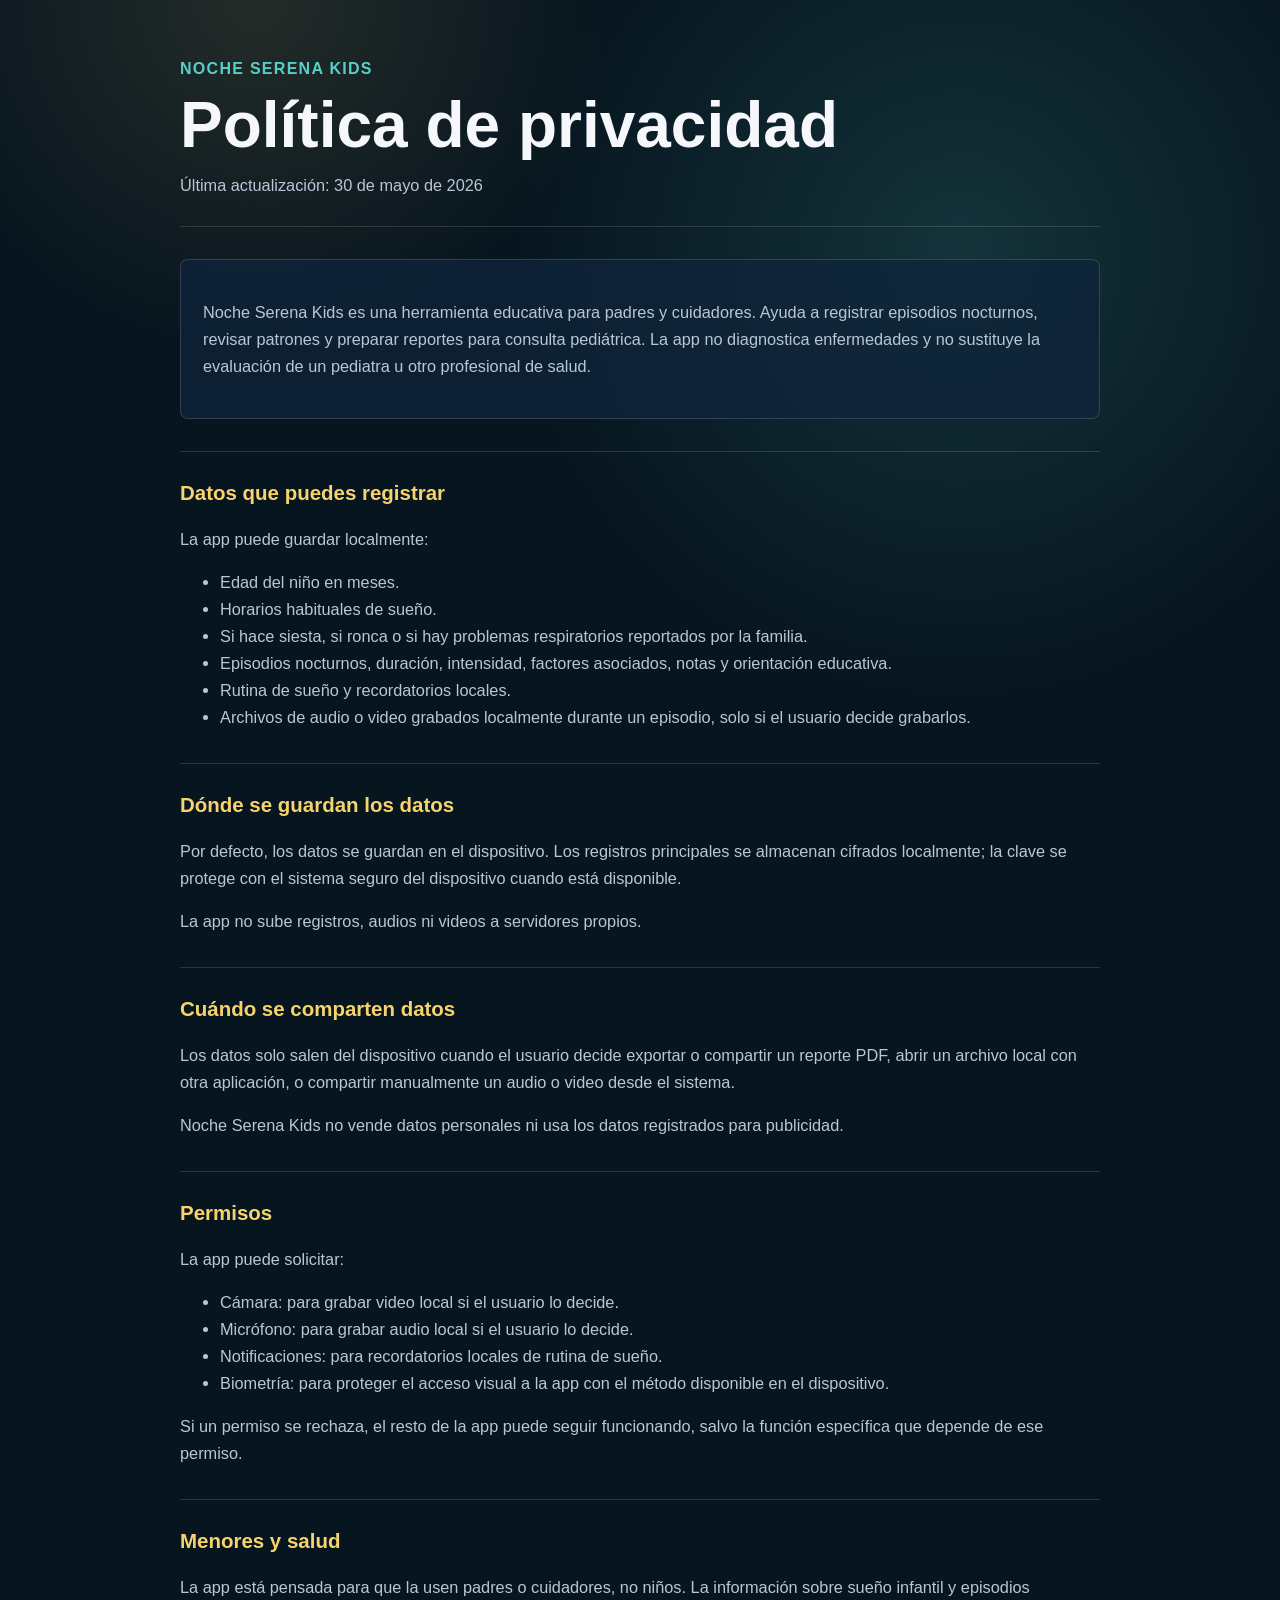
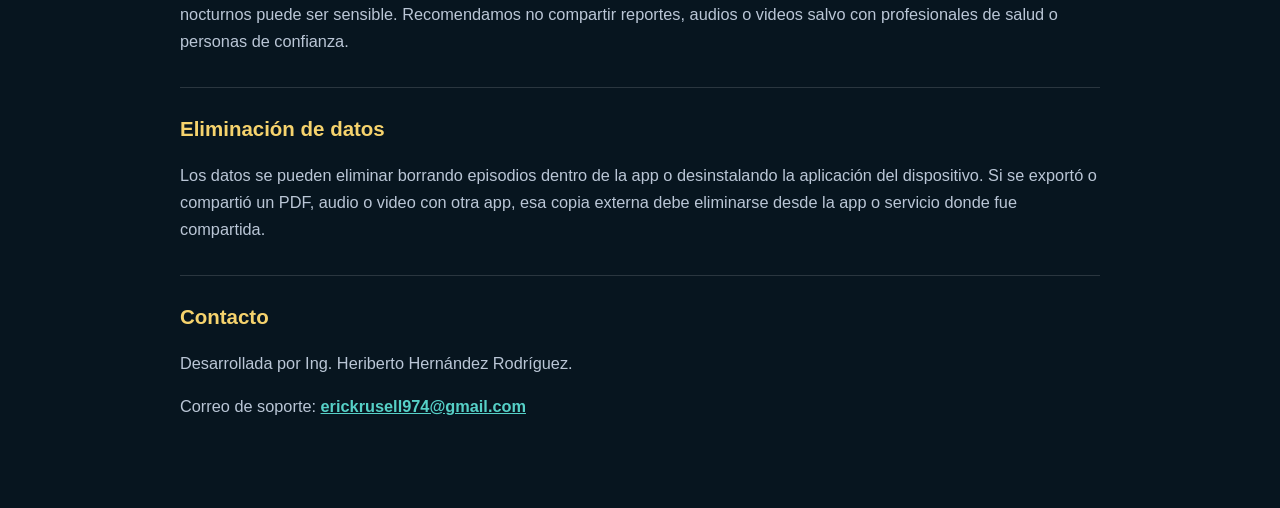
<file: noche-serena-kids/privacy/index.html>
<!doctype html>
<html lang="es">
  <head>
    <meta charset="utf-8" />
    <meta name="viewport" content="width=device-width, initial-scale=1" />
    <title>Política de privacidad | Noche Serena Kids</title>
    <meta
      name="description"
      content="Política de privacidad de Noche Serena Kids, app educativa de registro y orientación para padres."
    />
    <style>
      :root {
        color-scheme: dark;
        --bg: #07151f;
        --panel: #10243a;
        --text: #f5f7fb;
        --muted: #bac6d6;
        --line: rgba(255, 255, 255, 0.14);
        --teal: #56d0c7;
        --gold: #f6d36d;
      }

      * {
        box-sizing: border-box;
      }

      body {
        margin: 0;
        font-family: -apple-system, BlinkMacSystemFont, "Segoe UI", sans-serif;
        background:
          radial-gradient(circle at 75% 12%, rgba(86, 208, 199, 0.16), transparent 28rem),
          radial-gradient(circle at 20% 0%, rgba(246, 211, 109, 0.12), transparent 22rem),
          var(--bg);
        color: var(--text);
        line-height: 1.65;
      }

      main {
        width: min(920px, calc(100% - 32px));
        margin: 0 auto;
        padding: 56px 0 72px;
      }

      header {
        border-bottom: 1px solid var(--line);
        margin-bottom: 32px;
        padding-bottom: 28px;
      }

      .eyebrow {
        color: var(--teal);
        font-weight: 800;
        letter-spacing: 0.08em;
        text-transform: uppercase;
      }

      h1 {
        font-size: clamp(2rem, 7vw, 4rem);
        line-height: 1.05;
        margin: 10px 0 12px;
      }

      h2 {
        border-top: 1px solid var(--line);
        color: var(--gold);
        font-size: 1.28rem;
        margin: 32px 0 8px;
        padding-top: 24px;
      }

      p,
      li {
        color: var(--muted);
        font-size: 1.02rem;
      }

      a {
        color: var(--teal);
        font-weight: 700;
      }

      .card {
        background: rgba(16, 36, 58, 0.78);
        border: 1px solid var(--line);
        border-radius: 8px;
        padding: 22px;
      }

      .updated {
        color: var(--muted);
        margin: 0;
      }
    </style>
  </head>
  <body>
    <main>
      <header>
        <div class="eyebrow">Noche Serena Kids</div>
        <h1>Política de privacidad</h1>
        <p class="updated">Última actualización: 30 de mayo de 2026</p>
      </header>

      <section class="card">
        <p>
          Noche Serena Kids es una herramienta educativa para padres y cuidadores.
          Ayuda a registrar episodios nocturnos, revisar patrones y preparar
          reportes para consulta pediátrica. La app no diagnostica enfermedades
          y no sustituye la evaluación de un pediatra u otro profesional de salud.
        </p>
      </section>

      <h2>Datos que puedes registrar</h2>
      <p>La app puede guardar localmente:</p>
      <ul>
        <li>Edad del niño en meses.</li>
        <li>Horarios habituales de sueño.</li>
        <li>Si hace siesta, si ronca o si hay problemas respiratorios reportados por la familia.</li>
        <li>Episodios nocturnos, duración, intensidad, factores asociados, notas y orientación educativa.</li>
        <li>Rutina de sueño y recordatorios locales.</li>
        <li>Archivos de audio o video grabados localmente durante un episodio, solo si el usuario decide grabarlos.</li>
      </ul>

      <h2>Dónde se guardan los datos</h2>
      <p>
        Por defecto, los datos se guardan en el dispositivo. Los registros
        principales se almacenan cifrados localmente; la clave se protege con el
        sistema seguro del dispositivo cuando está disponible.
      </p>
      <p>La app no sube registros, audios ni videos a servidores propios.</p>

      <h2>Cuándo se comparten datos</h2>
      <p>
        Los datos solo salen del dispositivo cuando el usuario decide exportar o
        compartir un reporte PDF, abrir un archivo local con otra aplicación, o
        compartir manualmente un audio o video desde el sistema.
      </p>
      <p>Noche Serena Kids no vende datos personales ni usa los datos registrados para publicidad.</p>

      <h2>Permisos</h2>
      <p>La app puede solicitar:</p>
      <ul>
        <li>Cámara: para grabar video local si el usuario lo decide.</li>
        <li>Micrófono: para grabar audio local si el usuario lo decide.</li>
        <li>Notificaciones: para recordatorios locales de rutina de sueño.</li>
        <li>Biometría: para proteger el acceso visual a la app con el método disponible en el dispositivo.</li>
      </ul>
      <p>
        Si un permiso se rechaza, el resto de la app puede seguir funcionando,
        salvo la función específica que depende de ese permiso.
      </p>

      <h2>Menores y salud</h2>
      <p>
        La app está pensada para que la usen padres o cuidadores, no niños. La
        información sobre sueño infantil y episodios nocturnos puede ser sensible.
        Recomendamos no compartir reportes, audios o videos salvo con
        profesionales de salud o personas de confianza.
      </p>

      <h2>Eliminación de datos</h2>
      <p>
        Los datos se pueden eliminar borrando episodios dentro de la app o
        desinstalando la aplicación del dispositivo. Si se exportó o compartió
        un PDF, audio o video con otra app, esa copia externa debe eliminarse
        desde la app o servicio donde fue compartida.
      </p>

      <h2>Contacto</h2>
      <p>Desarrollada por Ing. Heriberto Hernández Rodríguez.</p>
      <p>
        Correo de soporte:
        <a href="mailto:erickrusell974@gmail.com">erickrusell974@gmail.com</a>
      </p>
    </main>
  </body>
</html>
</file>
